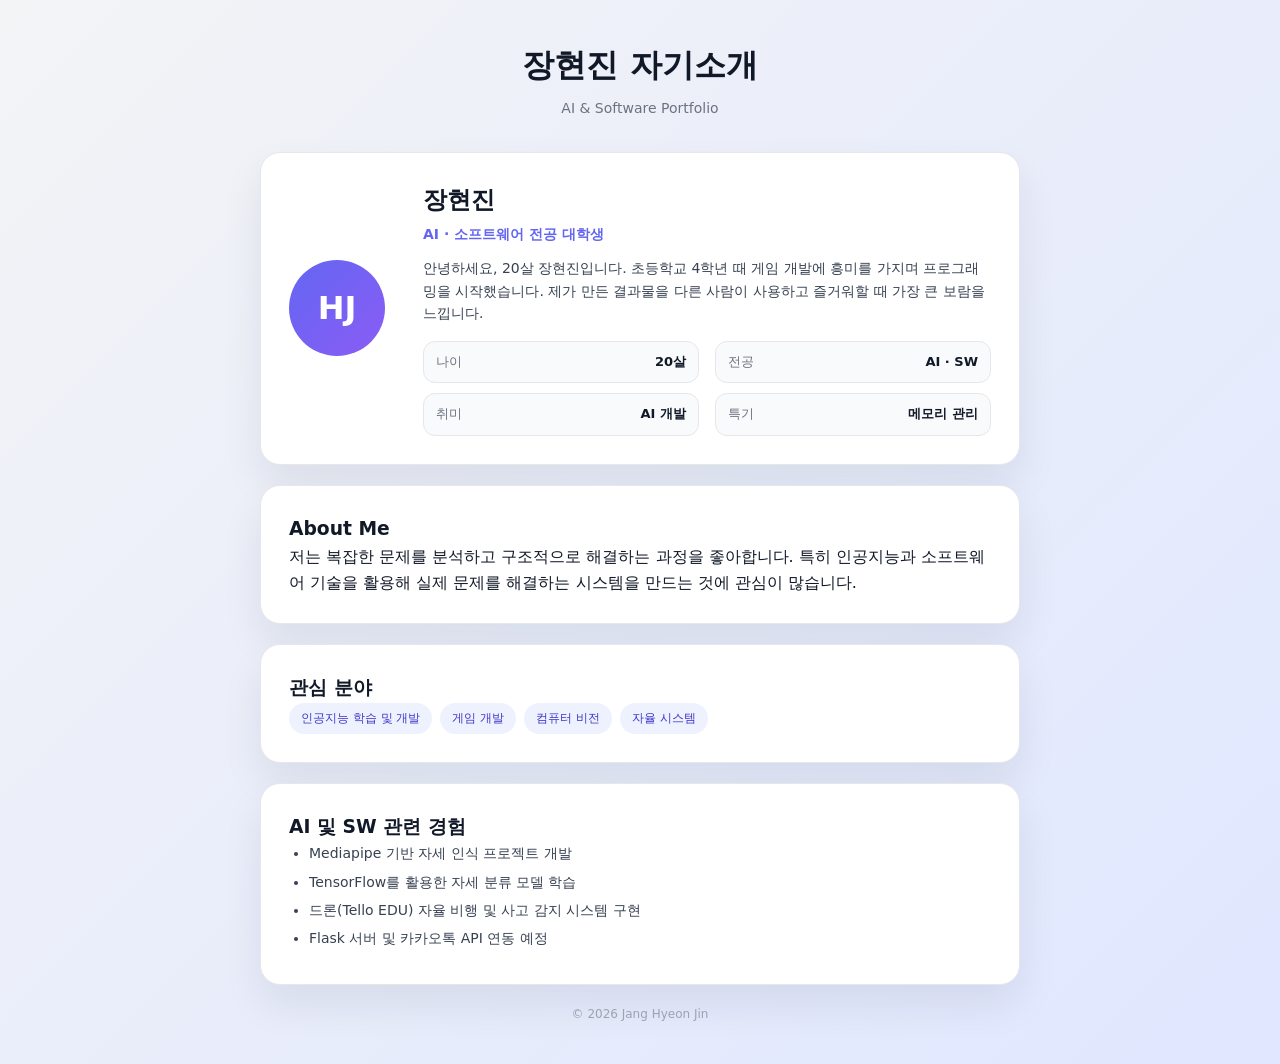
<file: index.html>
<!DOCTYPE html>
<html lang="ko">
<head>
    <meta charset="UTF-8">
    <title>장현진 자기소개 홈페이지</title>
    <link rel="stylesheet" href="style.css">
</head>
<body>
    <div class="page">

        <header class="header">
            <h1>장현진 자기소개</h1>
            <p class="subtitle">AI & Software Portfolio</p>
        </header>

        <main class="container">

            <!-- 프로필 카드 -->
            <section class="profile-card">
                <div class="profile-left">
                    <div class="avatar"><span>HJ</span></div>
                </div>

                <div class="profile-right">
                    <h2>장현진</h2>
                    <p class="profile-role">AI · 소프트웨어 전공 대학생</p>

                    <p class="profile-summary">
                        안녕하세요, 20살 장현진입니다.
                        초등학교 4학년 때 게임 개발에 흥미를 가지며 프로그래밍을 시작했습니다.
                        제가 만든 결과물을 다른 사람이 사용하고 즐거워할 때 가장 큰 보람을 느낍니다.
                    </p>

                    <div class="info-grid">
                        <div class="info-item">
                            <span class="info-label">나이</span>
                            <span class="info-value">20살</span>
                        </div>
                        <div class="info-item">
                            <span class="info-label">전공</span>
                            <span class="info-value">AI · SW</span>
                        </div>
                        <div class="info-item">
                            <span class="info-label">취미</span>
                            <span class="info-value">AI 개발</span>
                        </div>
                        <div class="info-item">
                            <span class="info-label">특기</span>
                            <span class="info-value">메모리 관리</span>
                        </div>
                    </div>
                </div>
            </section>

            <!-- About -->
            <section class="section-card">
                <h3>About Me</h3>
                <p>
                    저는 복잡한 문제를 분석하고 구조적으로 해결하는 과정을 좋아합니다.
                    특히 인공지능과 소프트웨어 기술을 활용해 실제 문제를 해결하는 시스템을 만드는 것에 관심이 많습니다.
                </p>
            </section>

            <!-- 관심 분야 -->
            <section class="section-card">
                <h3>관심 분야</h3>
                <ul class="tag-list">
                    <li class="tag">인공지능 학습 및 개발</li>
                    <li class="tag">게임 개발</li>
                    <li class="tag">컴퓨터 비전</li>
                    <li class="tag">자율 시스템</li>
                </ul>
            </section>

            <!-- AI/SW 경험 -->
            <section class="section-card">
                <h3>AI 및 SW 관련 경험</h3>
                <ul class="experience-list">
                    <li>Mediapipe 기반 자세 인식 프로젝트 개발</li>
                    <li>TensorFlow를 활용한 자세 분류 모델 학습</li>
                    <li>드론(Tello EDU) 자율 비행 및 사고 감지 시스템 구현</li>
                    <li>Flask 서버 및 카카오톡 API 연동 예정</li>
                </ul>
            </section>

            <footer class="footer">
                <p>© 2026 Jang Hyeon Jin</p>
            </footer>

        </main>
    </div>
</body>
</html>
</file>
<file: style.css>
* {
    box-sizing: border-box;
    margin: 0;
    padding: 0;
}

body {
    font-family: system-ui, -apple-system, sans-serif;
    background: linear-gradient(135deg, #f3f4f6, #e0e7ff);
    color: #111827;
    line-height: 1.6;
}

.page {
    min-height: 100vh;
    display: flex;
    flex-direction: column;
    align-items: center;
    padding: 40px 16px;
}

.header {
    text-align: center;
    margin-bottom: 32px;
}

.header h1 {
    font-size: 32px;
    margin-bottom: 6px;
}

.subtitle {
    font-size: 14px;
    color: #6b7280;
}

.container {
    width: 100%;
    max-width: 760px;
}

/* 카드 공통 */
.profile-card,
.section-card {
    background-color: #ffffff;
    border-radius: 20px;
    padding: 28px;
    margin-bottom: 20px;
    box-shadow: 0 20px 40px rgba(15, 23, 42, 0.08);
    border: 1px solid #e5e7eb;
    transition: 0.3s ease;
}

.profile-card:hover,
.section-card:hover {
    transform: translateY(-4px);
    box-shadow: 0 30px 60px rgba(15, 23, 42, 0.12);
}

/* 프로필 */
.profile-card {
    display: grid;
    grid-template-columns: 110px 1fr;
    gap: 24px;
    align-items: center;
}

.avatar {
    width: 96px;
    height: 96px;
    border-radius: 50%;
    background: linear-gradient(135deg, #6366f1, #8b5cf6);
    display: flex;
    align-items: center;
    justify-content: center;
    color: white;
    font-size: 32px;
    font-weight: bold;
}

.profile-right h2 {
    font-size: 24px;
    margin-bottom: 4px;
}

.profile-role {
    font-size: 14px;
    color: #6366f1;
    margin-bottom: 12px;
    font-weight: 600;
}

.profile-summary {
    font-size: 14px;
    margin-bottom: 16px;
    color: #374151;
}

/* 정보 그리드 */
.info-grid {
    display: grid;
    grid-template-columns: repeat(2, 1fr);
    gap: 10px 16px;
}

.info-item {
    background: #f9fafb;
    padding: 10px 12px;
    border-radius: 12px;
    border: 1px solid #e5e7eb;
    font-size: 13px;
    display: flex;
    justify-content: space-between;
}

.info-label {
    color: #6b7280;
}

.info-value {
    font-weight: 600;
}

/* 태그 */
.tag-list {
    list-style: none;
    display: flex;
    flex-wrap: wrap;
    gap: 8px;
}

.tag {
    font-size: 12px;
    padding: 6px 12px;
    border-radius: 999px;
    background-color: #eef2ff;
    color: #4338ca;
    font-weight: 500;
    transition: 0.2s;
}

.tag:hover {
    background-color: #6366f1;
    color: white;
}

/* 경험 리스트 */
.experience-list {
    padding-left: 20px;
    font-size: 14px;
    color: #374151;
}

.experience-list li {
    margin-bottom: 6px;
}

/* footer */
.footer {
    text-align: center;
    margin-top: 20px;
    color: #9ca3af;
    font-size: 12px;
}
</file>
